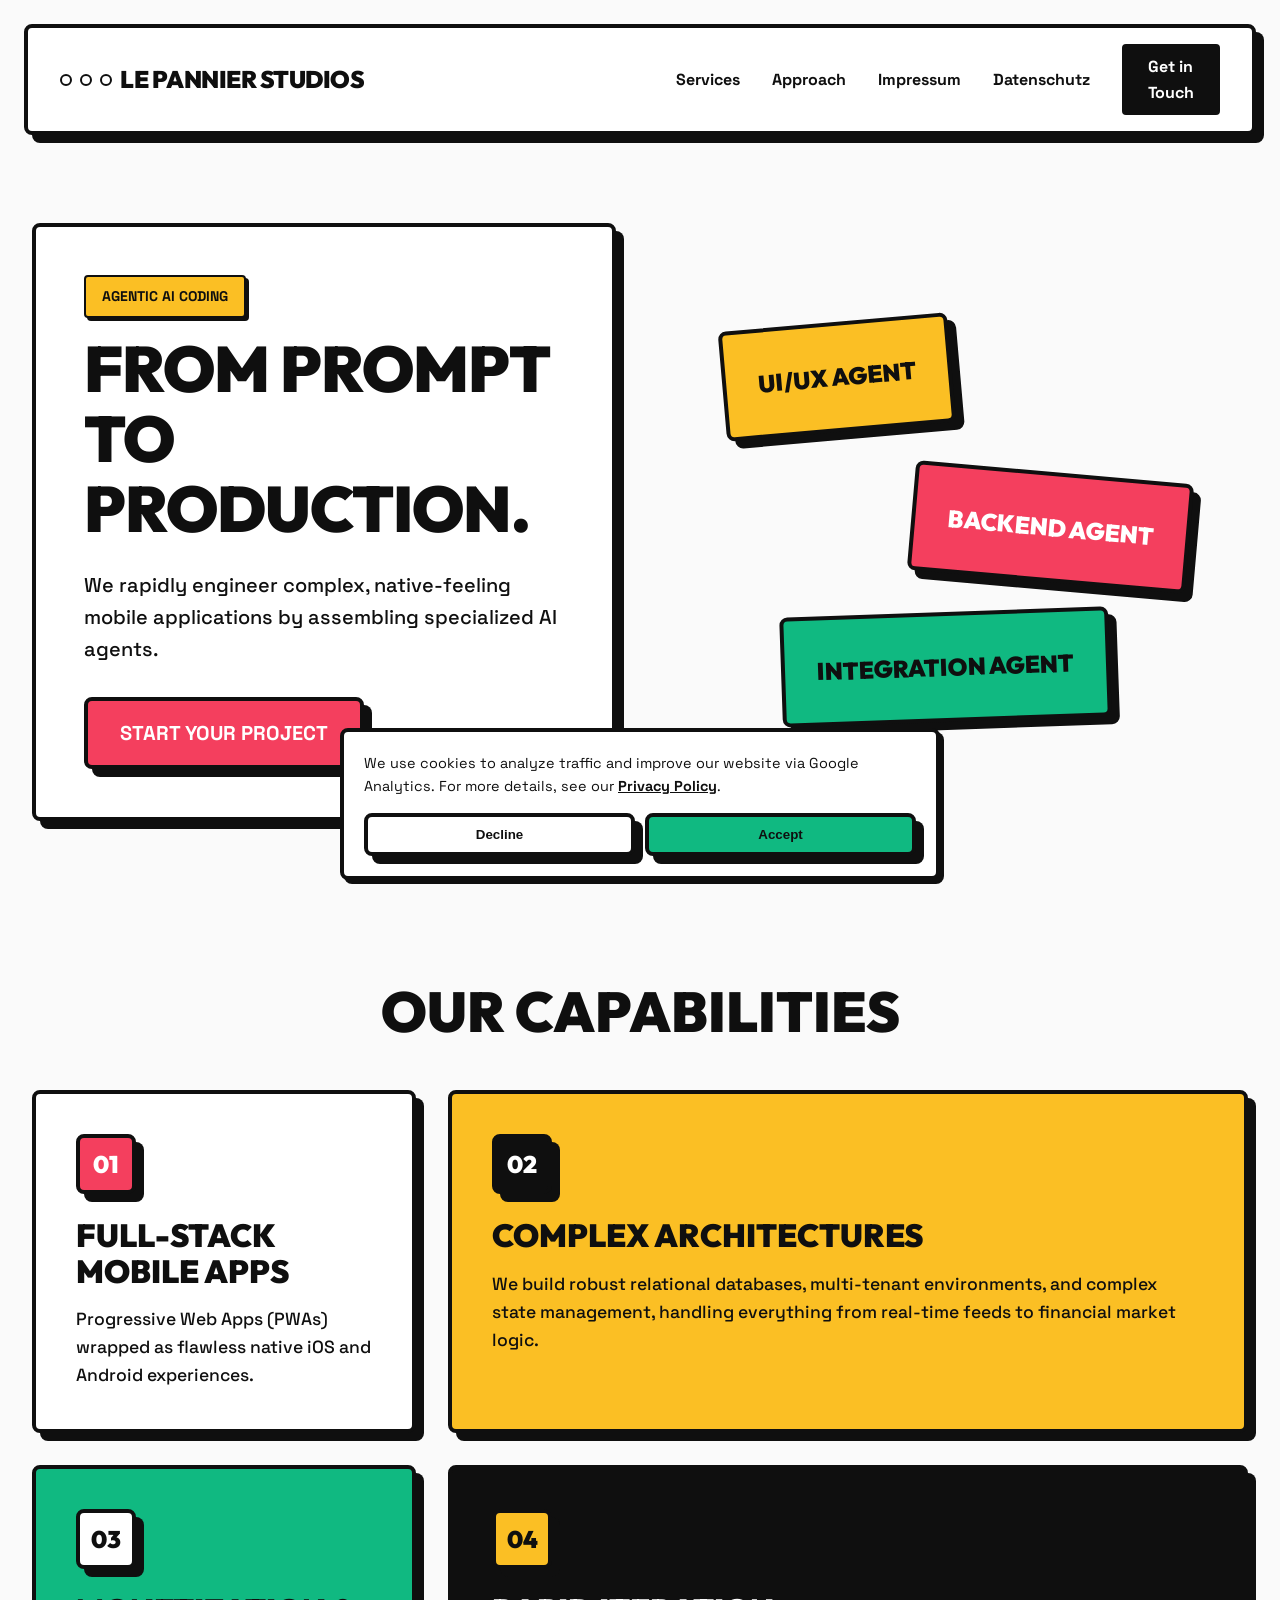
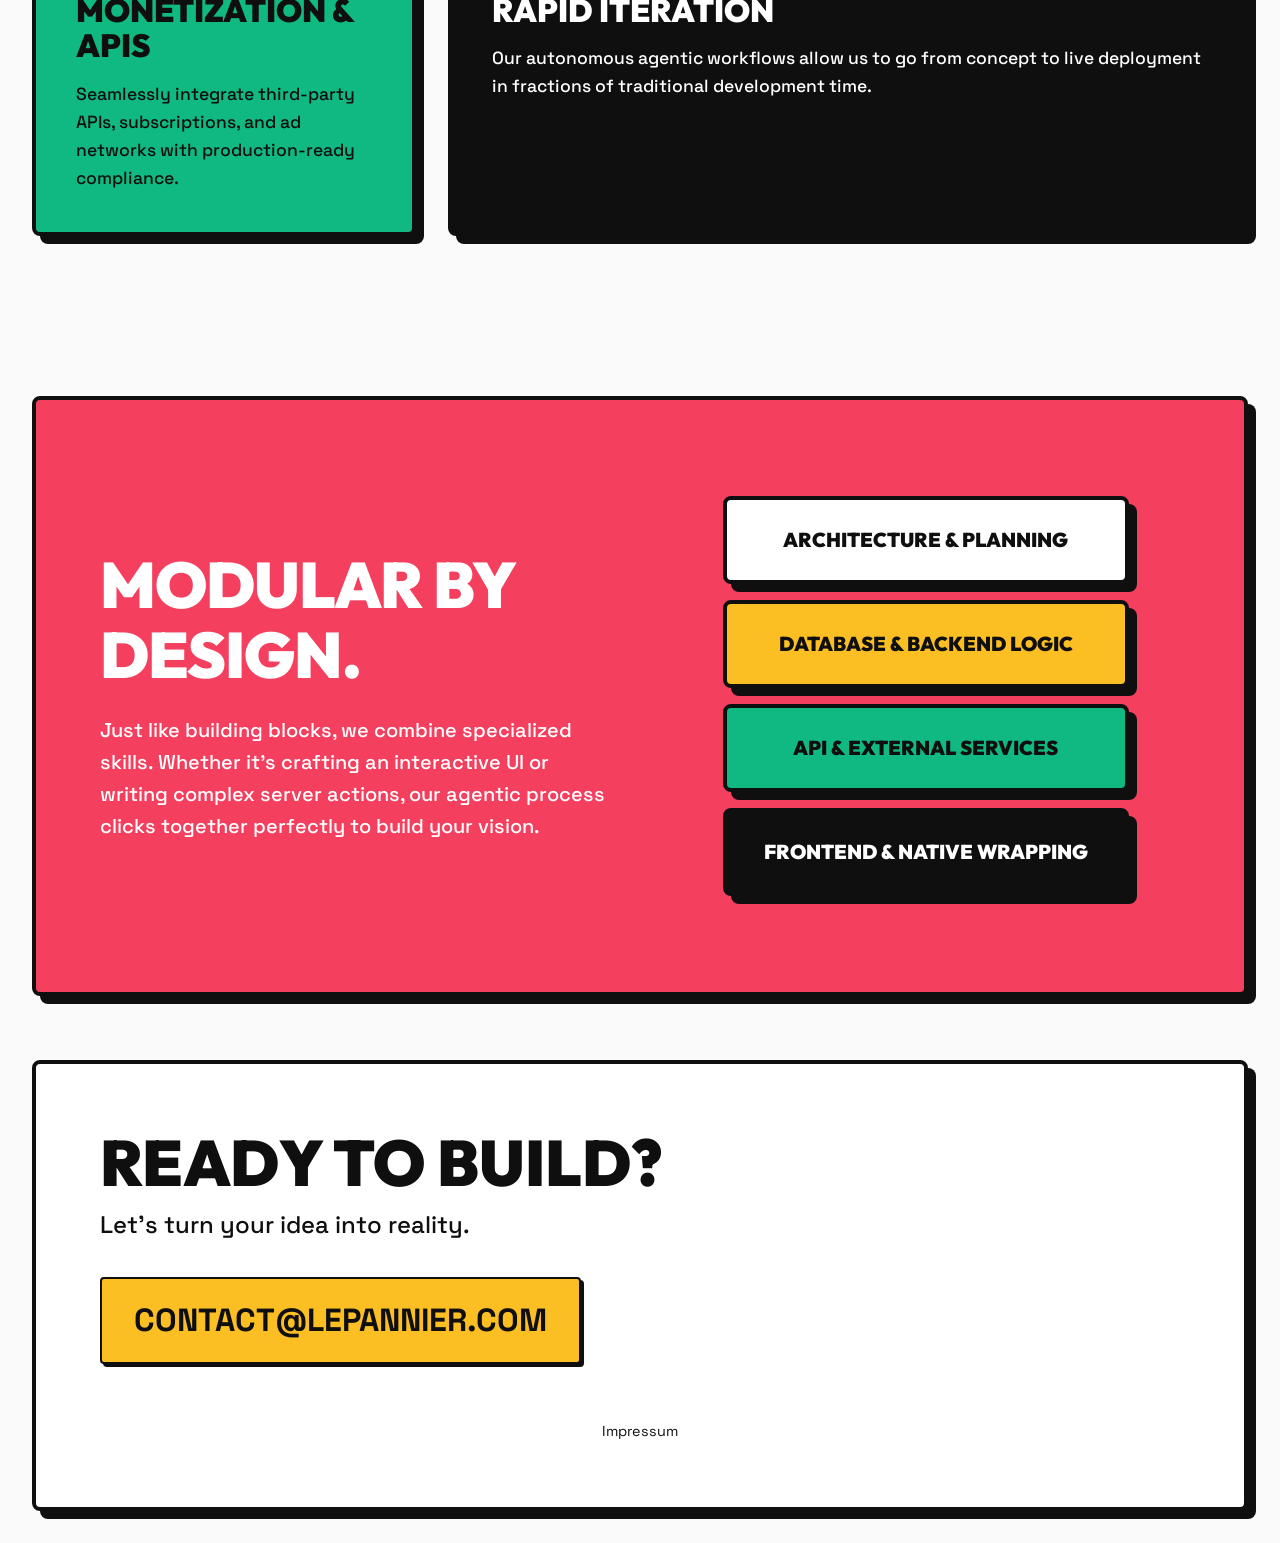
<file: index.html>
<!DOCTYPE html>
<html lang="en">
<head>
    <meta charset="UTF-8">
    <meta name="viewport" content="width=device-width, initial-scale=1.0">
    <meta name="description" content="Le Pannier Studios - Rapid mobile app engineering through Agentic AI.">
    <title>Le Pannier Studios | Agentic AI App Development</title>
    <link rel="canonical" href="https://www.lepannier.com/" />
    <meta property="og:type" content="website">
    <meta property="og:url" content="https://www.lepannier.com/">
    <meta property="og:title" content="Le Pannier Studios | Agentic AI App Development">
    <meta property="og:description" content="We specialize in rapid mobile app engineering using agentic AI. Powerful apps built fast.">
    <meta property="og:image" content="https://www.lepannier.com/og-image.png">
    <meta name="twitter:card" content="summary_large_image">
    <meta name="twitter:domain" content="lepannier.com">
    <meta name="twitter:url" content="https://www.lepannier.com/">
    <meta name="twitter:title" content="Le Pannier Studios | Agentic AI App Development">
    <meta name="twitter:description" content="We specialize in rapid mobile app engineering using agentic AI. Powerful apps built fast.">
    <meta name="twitter:image" content="https://www.lepannier.com/og-image.png">

    <script type="application/ld+json">
    {
      "@context": "https://schema.org",
      "@type": "Organization",
      "name": "Le Pannier Studios",
      "url": "https://www.lepannier.com/",
      "logo": "https://www.lepannier.com/favicon.svg",
      "description": "Agentic AI App Development and rapid mobile app engineering.",
      "email": "contact@lepannier.com",
      "address": {
        "@type": "PostalAddress",
        "streetAddress": "Beethovenstraße 17",
        "addressLocality": "Bonn",
        "postalCode": "53115",
        "addressCountry": "DE"
      }
    }
    </script>
    <link rel="preconnect" href="https://fonts.googleapis.com">
    <link rel="preconnect" href="https://fonts.gstatic.com" crossorigin>
    <link rel="stylesheet" href="style.css">
    <link href="https://fonts.googleapis.com/css2?family=Outfit:wght@400;700;900&family=Space+Grotesk:wght@500;700&display=swap" rel="stylesheet">
    <link rel="icon" type="image/svg+xml" href="favicon.svg">
</head>
<body>
    <nav class="navbar block-border">
        <div class="nav-header">
            <div class="logo">
                <span class="dot rose"></span>
                <span class="dot yellow"></span>
                <span class="dot green"></span>
                <h1>Le Pannier Studios</h1>
            </div>
            <button class="burger-menu" aria-label="Toggle navigation" aria-expanded="false">
                <span></span>
                <span></span>
                <span></span>
            </button>
        </div>
        <ul class="nav-links">
            <li><a href="#services">Services</a></li>
            <li><a href="#approach">Approach</a></li>
            <li><a href="/impressum/">Impressum</a></li>
            <li><a href="/datenschutz/">Datenschutz</a></li>
            <li><a href="#contact" class="btn btn-primary">Get in Touch</a></li>
        </ul>
    </nav>

    <main>
        <section class="hero">
            <div class="hero-content reveal block-border bg-white">
                <div class="tag badge-yellow">Agentic AI Coding</div>
                <h2 class="bold-title">FROM PROMPT<br>TO PRODUCTION.</h2>
                <p class="hero-subtitle">We rapidly engineer complex, native-feeling mobile applications by assembling specialized AI agents.</p>
                <a href="#contact" class="btn btn-large bg-rose text-white block-border hover-lift">Start Your Project</a>
            </div>
            <div class="hero-visuals reveal">
                <div class="lego-block bg-yellow block-border floating-1">UI/UX Agent</div>
                <div class="lego-block bg-rose block-border floating-2 text-white">Backend Agent</div>
                <div class="lego-block bg-green block-border floating-3">Integration Agent</div>
            </div>
        </section>

        <section id="services" class="services-section">
            <h2 class="section-title text-center reveal">OUR CAPABILITIES</h2>
            <div class="bento-grid">
                <div class="bento-item bg-white block-border hover-push reveal">
                    <div class="icon-box bg-rose text-white block-border">01</div>
                    <h3>Full-Stack Mobile Apps</h3>
                    <p>Progressive Web Apps (PWAs) wrapped as flawless native iOS and Android experiences.</p>
                </div>
                <div class="bento-item bg-yellow block-border hover-push span-2 reveal" style="transition-delay: 100ms;">
                    <div class="icon-box bg-black text-white block-border">02</div>
                    <h3>Complex Architectures</h3>
                    <p>We build robust relational databases, multi-tenant environments, and complex state management, handling everything from real-time feeds to financial market logic.</p>
                </div>
                <div class="bento-item bg-green block-border hover-push reveal" style="transition-delay: 200ms;">
                    <div class="icon-box bg-white text-black block-border">03</div>
                    <h3>Monetization & APIs</h3>
                    <p>Seamlessly integrate third-party APIs, subscriptions, and ad networks with production-ready compliance.</p>
                </div>
                <div class="bento-item bg-black text-white block-border hover-push span-2 reveal" style="transition-delay: 300ms;">
                    <div class="icon-box bg-yellow text-black block-border">04</div>
                    <h3>Rapid Iteration</h3>
                    <p>Our autonomous agentic workflows allow us to go from concept to live deployment in fractions of traditional development time.</p>
                </div>
            </div>
        </section>

        <section id="approach" class="approach-section block-border bg-rose text-white">
            <div class="approach-content reveal">
                <h2 class="bold-title">MODULAR BY DESIGN.</h2>
                <p class="large-text">Just like building blocks, we combine specialized skills. Whether it's crafting an interactive UI or writing complex server actions, our agentic process clicks together perfectly to build your vision.</p>
            </div>
            <div class="lego-stack reveal" style="transition-delay: 200ms;">
                <div class="stack-block bg-white text-black block-border">Architecture & Planning</div>
                <div class="stack-block bg-yellow text-black block-border">Database & Backend logic</div>
                <div class="stack-block bg-green text-black block-border">API & External Services</div>
                <div class="stack-block bg-black text-white block-border">Frontend & Native Wrapping</div>
            </div>
        </section>
    </main>

    <footer id="contact" class="footer block-border bg-white">
        <div class="footer-grid" style="grid-template-columns: 1fr;">
            <div class="contact-info reveal">
                <h2>Ready to Build?</h2>
                <p>Let's turn your idea into reality.</p>
                <a href="mailto:contact@lepannier.com" class="email-link badge-yellow block-border">contact@lepannier.com</a>
            </div>
        </div>
        <div style="text-align: center; margin-top: 40px; font-family: 'Space Grotesk', sans-serif; font-size: 0.9rem;">
            <a href="/impressum/" style="color: var(--black); text-decoration: none;">Impressum</a>
        </div>
    </footer>

    <script src="script.js"></script>
</body>
</html>
</file>
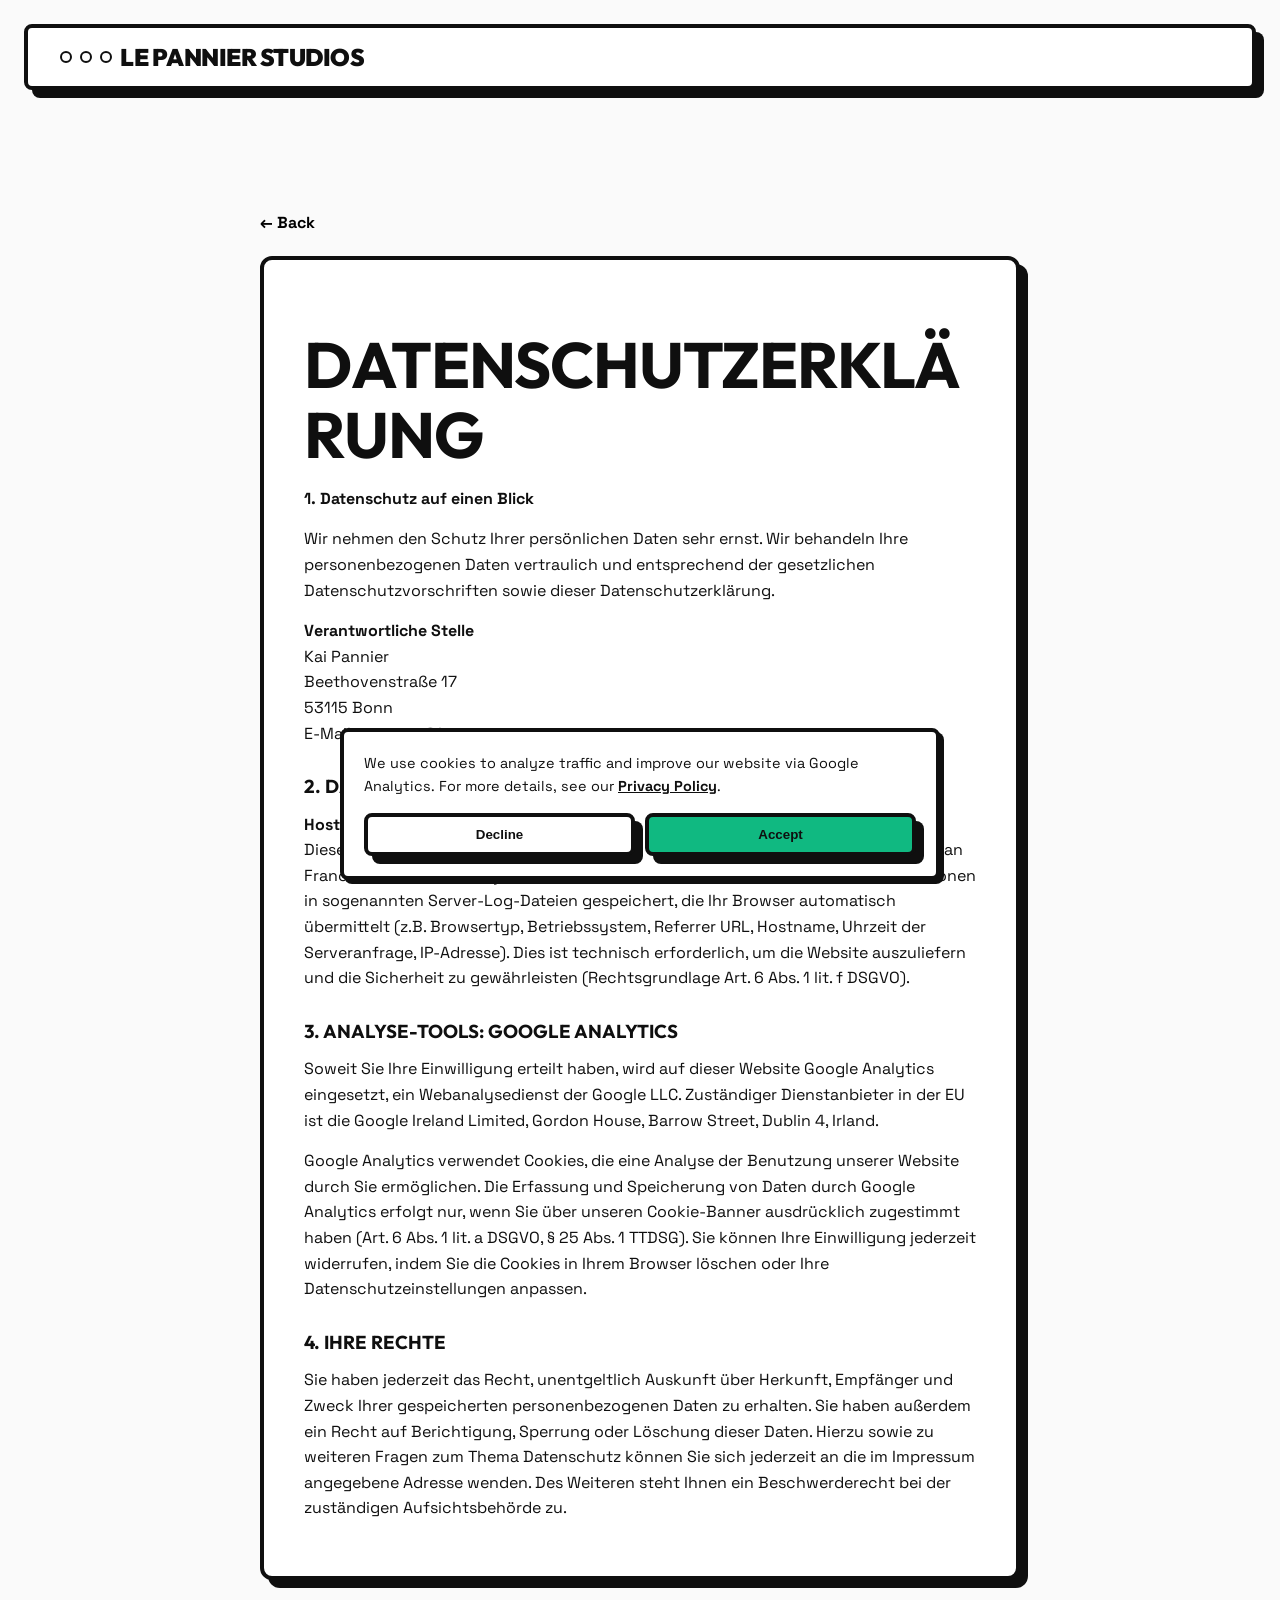
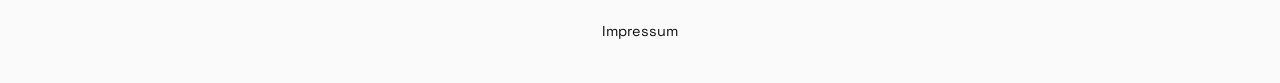
<file: datenschutz/index.html>
<!DOCTYPE html>
<html lang="en">
<head>
    <meta charset="UTF-8">
    <meta name="viewport" content="width=device-width, initial-scale=1.0">
    <meta name="description" content="Datenschutzerklärung - Privacy Policy for Le Pannier Studios.">
    <title>Datenschutzerklärung | Le Pannier Studios</title>
    
    <!-- SEO Meta Tags -->
    <link rel="canonical" href="https://www.lepannier.com/datenschutz/" />
    <meta property="og:title" content="Datenschutzerklärung | Le Pannier Studios">
    <meta property="og:description" content="Privacy Policy for Le Pannier Studios.">
    <meta property="og:url" content="https://www.lepannier.com/datenschutz/">
    <meta property="og:type" content="website">

    <link rel="preconnect" href="https://fonts.googleapis.com">
    <link rel="preconnect" href="https://fonts.gstatic.com" crossorigin>
    <link rel="stylesheet" href="/style.css">
    <link href="https://fonts.googleapis.com/css2?family=Outfit:wght@400;700;900&family=Space+Grotesk:wght@500;700&display=swap" rel="stylesheet">
    <link rel="icon" type="image/svg+xml" href="/favicon.svg">
    <style>
        .datenschutz-page {
            max-width: 800px;
            margin: 120px auto 40px;
            padding: 0 20px;
        }
        .datenschutz-content {
            padding: 40px;
            border-radius: 12px;
        }
        .datenschutz-content h2, .datenschutz-content h3 {
            margin-top: 30px;
            margin-bottom: 15px;
            font-family: 'Outfit', sans-serif;
            font-weight: 700;
        }
        .datenschutz-content p {
            margin-bottom: 15px;
            line-height: 1.6;
        }
        .datenschutz-content a {
            color: #000;
            text-decoration: underline;
        }
        .back-link {
            display: inline-block;
            margin-bottom: 20px;
            font-family: 'Space Grotesk', sans-serif;
            font-weight: 700;
            color: #000;
            text-decoration: none;
            transition: transform 0.2s;
        }
        .back-link:hover {
            transform: translateX(-5px);
        }
        @media (max-width: 768px) {
            .datenschutz-content {
                padding: 20px;
            }
        }
    </style>
</head>
<body>
    <nav class="navbar block-border">
        <div class="nav-header">
            <button class="burger-menu" aria-label="Toggle navigation" aria-expanded="false">
                <span></span>
                <span></span>
                <span></span>
            </button>
            <div class="logo">
                <span class="dot rose"></span>
                <span class="dot yellow"></span>
                <span class="dot green"></span>
                <h1><a href="/">Le Pannier Studios</a></h1>
            </div>
        </div>
    </nav>

    <main class="datenschutz-page">
        <a href="/" class="back-link">← Back</a>
        <div class="datenschutz-content block-border bg-white">
            <h2 class="bold-title text-black">Datenschutzerklärung</h2>
            <p><strong>1. Datenschutz auf einen Blick</strong></p>
            <p>Wir nehmen den Schutz Ihrer persönlichen Daten sehr ernst. Wir behandeln Ihre personenbezogenen Daten vertraulich und entsprechend der gesetzlichen Datenschutzvorschriften sowie dieser Datenschutzerklärung.</p>
            <p><strong>Verantwortliche Stelle</strong><br>
            Kai Pannier<br>
            Beethovenstraße 17<br>
            53115 Bonn<br>
            E-Mail: contact@lepannier.com
            </p>

            <h3>2. Datenerfassung auf unserer Website</h3>
            <p><strong>Hosting und Server-Log-Dateien</strong><br>
            Diese Website wird über GitHub Pages gehostet (GitHub Inc., 88 Colin P Kelly Jr St, San Francisco, CA 94107, USA). Beim Besuch der Website werden automatisch Informationen in sogenannten Server-Log-Dateien gespeichert, die Ihr Browser automatisch übermittelt (z.B. Browsertyp, Betriebssystem, Referrer URL, Hostname, Uhrzeit der Serveranfrage, IP-Adresse). Dies ist technisch erforderlich, um die Website auszuliefern und die Sicherheit zu gewährleisten (Rechtsgrundlage Art. 6 Abs. 1 lit. f DSGVO).
            </p>
            
            <h3>3. Analyse-Tools: Google Analytics</h3>
            <p>Soweit Sie Ihre Einwilligung erteilt haben, wird auf dieser Website Google Analytics eingesetzt, ein Webanalysedienst der Google LLC. Zuständiger Dienstanbieter in der EU ist die Google Ireland Limited, Gordon House, Barrow Street, Dublin 4, Irland.</p>
            <p>Google Analytics verwendet Cookies, die eine Analyse der Benutzung unserer Website durch Sie ermöglichen. Die Erfassung und Speicherung von Daten durch Google Analytics erfolgt nur, wenn Sie über unseren Cookie-Banner ausdrücklich zugestimmt haben (Art. 6 Abs. 1 lit. a DSGVO, § 25 Abs. 1 TTDSG). Sie können Ihre Einwilligung jederzeit widerrufen, indem Sie die Cookies in Ihrem Browser löschen oder Ihre Datenschutzeinstellungen anpassen.</p>
            
            <h3>4. Ihre Rechte</h3>
            <p>Sie haben jederzeit das Recht, unentgeltlich Auskunft über Herkunft, Empfänger und Zweck Ihrer gespeicherten personenbezogenen Daten zu erhalten. Sie haben außerdem ein Recht auf Berichtigung, Sperrung oder Löschung dieser Daten. Hierzu sowie zu weiteren Fragen zum Thema Datenschutz können Sie sich jederzeit an die im Impressum angegebene Adresse wenden. Des Weiteren steht Ihnen ein Beschwerderecht bei der zuständigen Aufsichtsbehörde zu.</p>
        </div>
    </main>

    <div style="text-align: center; margin-top: 40px; margin-bottom: 40px; font-family: 'Space Grotesk', sans-serif; font-size: 0.9rem;">
        <a href="/impressum/" style="color: var(--black); text-decoration: none;">Impressum</a>
    </div>

    <script src="/script.js"></script>
</body>
</html>
</file>
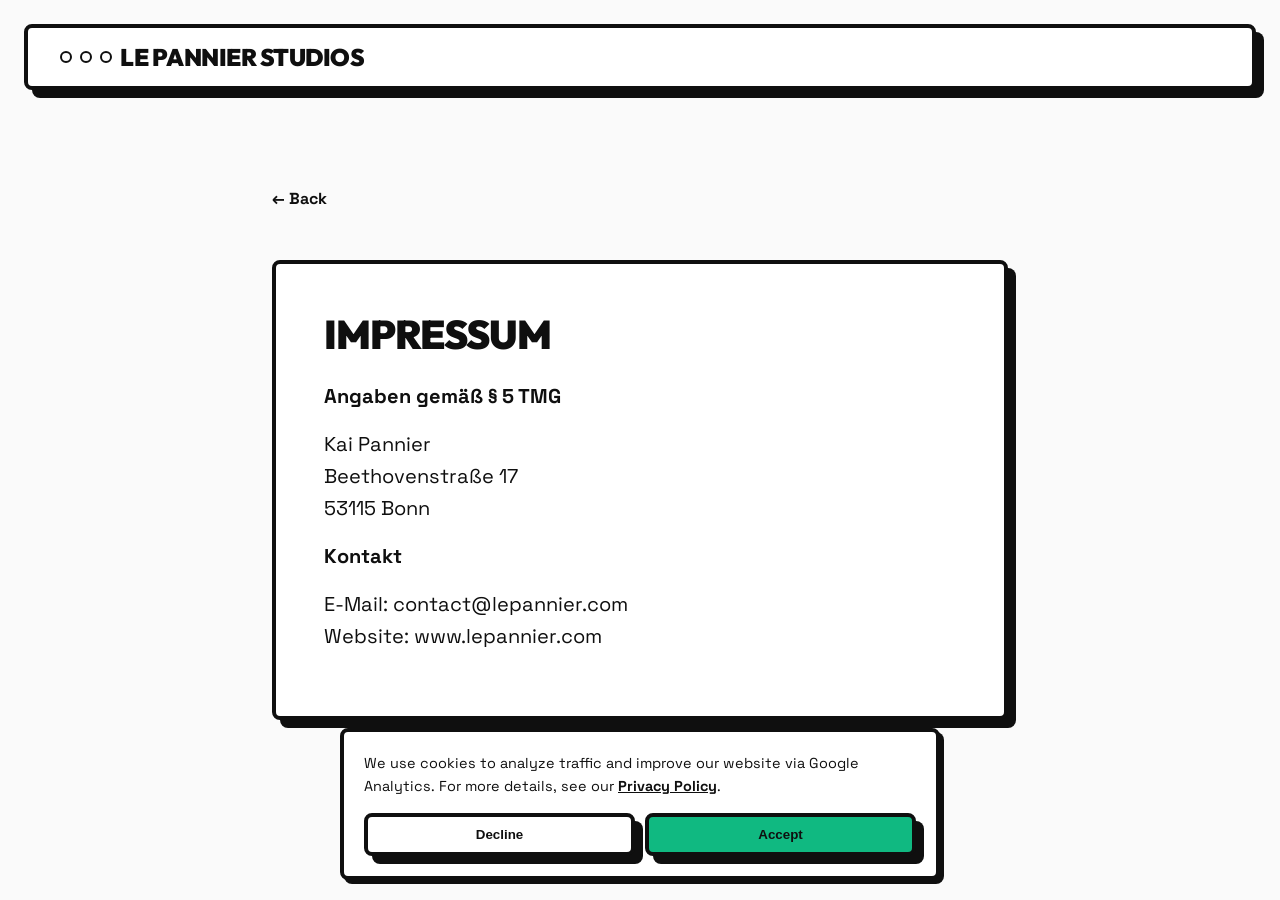
<file: impressum/index.html>
<!DOCTYPE html>
<html lang="en">
<head>
    <meta charset="UTF-8">
    <meta name="viewport" content="width=device-width, initial-scale=1.0">
    <meta name="description" content="Impressum - Le Pannier Studios">
    <title>Impressum | Le Pannier Studios</title>
    
    <!-- SEO Meta Tags -->
    <link rel="canonical" href="https://www.lepannier.com/impressum/" />
    <meta property="og:title" content="Impressum | Le Pannier Studios">
    <meta property="og:description" content="Impressum - Le Pannier Studios">
    <meta property="og:url" content="https://www.lepannier.com/impressum/">
    <meta property="og:type" content="website">

    <link rel="preconnect" href="https://fonts.googleapis.com">
    <link rel="preconnect" href="https://fonts.gstatic.com" crossorigin>
    <link rel="stylesheet" href="/style.css">
    <link href="https://fonts.googleapis.com/css2?family=Outfit:wght@400;700;900&family=Space+Grotesk:wght@500;700&display=swap" rel="stylesheet">
    <link rel="icon" type="image/svg+xml" href="/favicon.svg">
    <style>
        .impressum-page {
            max-width: 800px;
            margin: 4rem auto;
            padding: 2rem;
        }
        .impressum-content {
            padding: 3rem;
            margin-top: 2rem;
        }
        .impressum-content h2 {
            font-size: 2.5rem;
            margin-bottom: 1.5rem;
        }
        .impressum-content p {
            font-size: 1.25rem;
            margin-bottom: 1rem;
        }
        .back-link {
            display: inline-block;
            margin-bottom: 1rem;
            font-weight: 700;
        }
        .back-link:hover {
            color: var(--rose);
            text-decoration: underline;
        }
        @media (max-width: 768px) {
            .impressum-page {
                margin: 1rem 0.5rem;
                padding: 0;
            }
            .impressum-content {
                padding: 1.25rem;
            }
            .impressum-content h2 {
                font-size: 1.4rem;
            }
            .impressum-content p {
                font-size: 0.95rem;
            }
        }
    </style>
</head>
<body>
    <nav class="navbar block-border">
        <div class="nav-header">
            <div class="logo">
                <span class="dot rose"></span>
                <span class="dot yellow"></span>
                <span class="dot green"></span>
                <h1><a href="/">Le Pannier Studios</a></h1>
            </div>
        </div>
    </nav>

    <main class="impressum-page">
        <a href="/" class="back-link">← Back</a>
        <div class="impressum-content block-border bg-white">
            <h2 class="bold-title text-black">Impressum</h2>
            <p><strong>Angaben gemäß § 5 TMG</strong></p>
            <p>Kai Pannier<br>
            Beethovenstraße 17<br>
            53115 Bonn</p>
            
            <p><strong>Kontakt</strong></p>
            <p>E-Mail: contact@lepannier.com<br>
            Website: www.lepannier.com</p>
        </div>
    </main>
    <div style="text-align: center; margin-top: 40px; margin-bottom: 40px; font-family: 'Space Grotesk', sans-serif; font-size: 0.9rem;">
        <a href="/impressum/" style="color: var(--black); text-decoration: none;">Impressum</a>
    </div>
    <script src="/script.js"></script>
</body>
</html>
</file>
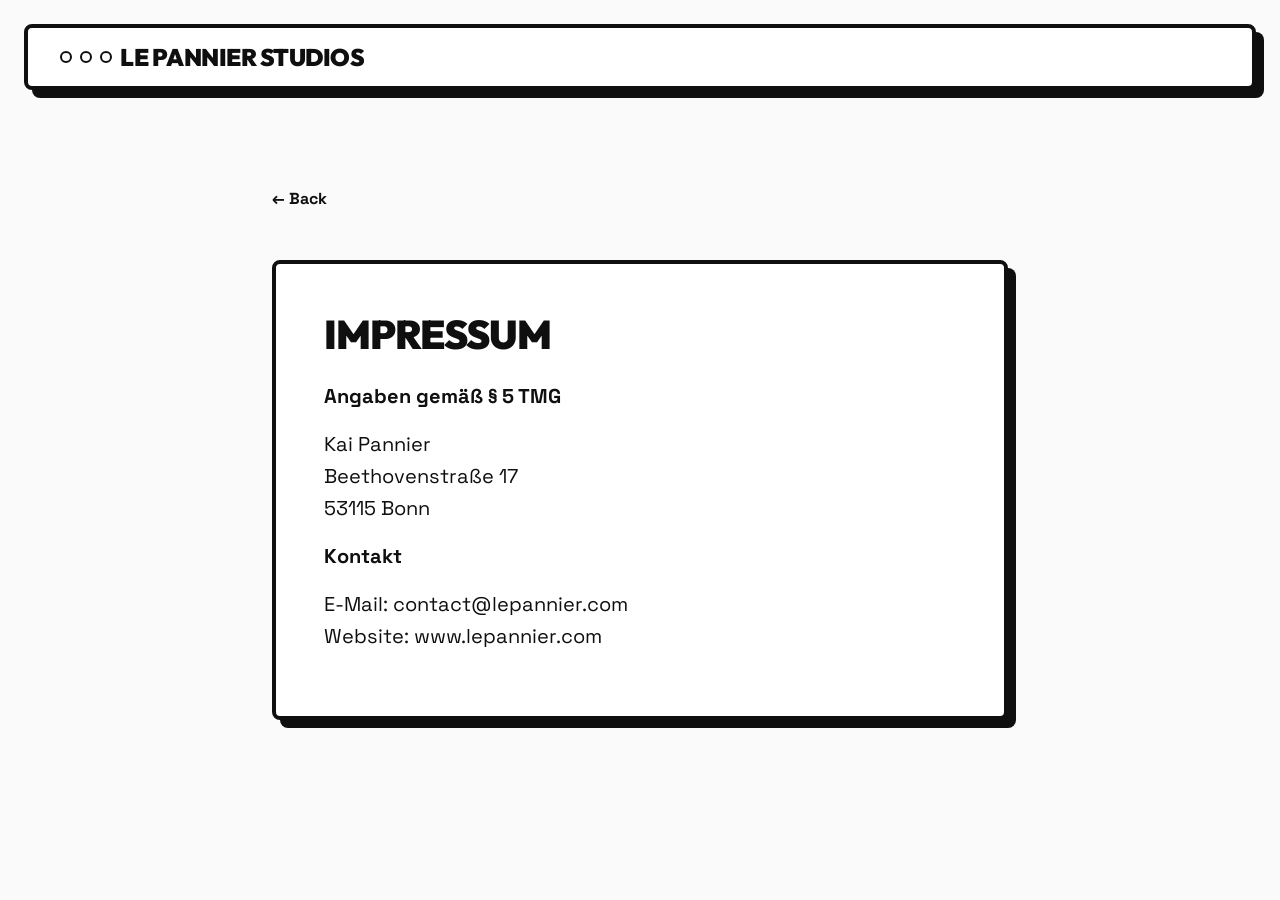
<file: impressum.html>
<!DOCTYPE html>
<html lang="en">
<head>
    <meta charset="UTF-8">
    <meta name="viewport" content="width=device-width, initial-scale=1.0">
    <meta name="description" content="Impressum - Le Pannier Studios">
    <title>Impressum | Le Pannier Studios</title>
    
    <!-- SEO Meta Tags -->
    <link rel="canonical" href="https://www.lepannier.com/impressum.html" />
    <meta property="og:title" content="Impressum | Le Pannier Studios">
    <meta property="og:description" content="Impressum - Le Pannier Studios">
    <meta property="og:url" content="https://www.lepannier.com/impressum.html">
    <meta property="og:type" content="website">

    <link rel="stylesheet" href="style.css">
    <link href="https://fonts.googleapis.com/css2?family=Outfit:wght@400;700;900&family=Space+Grotesk:wght@500;700&display=swap" rel="stylesheet">
    <link rel="icon" type="image/svg+xml" href="favicon.svg">
    <style>
        .impressum-page {
            max-width: 800px;
            margin: 4rem auto;
            padding: 2rem;
        }
        .impressum-content {
            padding: 3rem;
            margin-top: 2rem;
        }
        .impressum-content h2 {
            font-size: 2.5rem;
            margin-bottom: 1.5rem;
        }
        .impressum-content p {
            font-size: 1.25rem;
            margin-bottom: 1rem;
        }
        .back-link {
            display: inline-block;
            margin-bottom: 1rem;
            font-weight: 700;
        }
        .back-link:hover {
            color: var(--rose);
            text-decoration: underline;
        }
        @media (max-width: 768px) {
            .impressum-page {
                margin: 1rem 0.5rem;
                padding: 0;
            }
            .impressum-content {
                padding: 1.25rem;
            }
            .impressum-content h2 {
                font-size: 1.4rem;
            }
            .impressum-content p {
                font-size: 0.95rem;
            }
        }
    </style>
    <!-- Google tag (gtag.js) -->
    <script async src="https://www.googletagmanager.com/gtag/js?id=G-YSJEDDSZLC"></script>
    <script>
      window.dataLayer = window.dataLayer || [];
      function gtag(){dataLayer.push(arguments);}
      gtag('js', new Date());
    
      gtag('config', 'G-YSJEDDSZLC');
    </script>
</head>
<body>
    <nav class="navbar block-border">
        <div class="nav-header">
            <div class="logo">
                <span class="dot rose"></span>
                <span class="dot yellow"></span>
                <span class="dot green"></span>
                <h1><a href="index.html">Le Pannier Studios</a></h1>
            </div>
        </div>
    </nav>

    <main class="impressum-page">
        <a href="index.html" class="back-link">← Back</a>
        <div class="impressum-content block-border bg-white">
            <h2 class="bold-title text-black">Impressum</h2>
            <p><strong>Angaben gemäß § 5 TMG</strong></p>
            <p>Kai Pannier<br>
            Beethovenstraße 17<br>
            53115 Bonn</p>
            
            <p><strong>Kontakt</strong></p>
            <p>E-Mail: contact@lepannier.com<br>
            Website: www.lepannier.com</p>
        </div>
    </main>
</body>
</html>
</file>
<file: style.css>
:root {
    --bg-white: #fafafa;
    --white: #ffffff;
    --black: #0f0f0f;
    --rose: #F43F5E;
    --green: #10B981;
    --yellow: #FBBF24;
    --border-width: 4px;
    --shadow-offset: 8px;
    --transition: all 0.2s cubic-bezier(0.25, 1, 0.5, 1);
}

*,
*::before,
*::after {
    margin: 0;
    padding: 0;
    box-sizing: border-box;
}

html {
    overflow-x: hidden;
    width: 100%;
}

body {
    font-family: 'Space Grotesk', sans-serif;
    background-color: var(--bg-white);
    color: var(--black);
    line-height: 1.6;
    overflow-x: hidden;
    width: 100%;
    min-height: 100vh;
}

h1, h2, h3, .bold-title {
    font-family: 'Outfit', sans-serif;
    text-transform: uppercase;
    font-weight: 900;
    line-height: 1.1;
    overflow-wrap: break-word;
    word-break: break-word;
}

a {
    text-decoration: none;
    color: inherit;
}

/* Utilities */
.block-border {
    border: var(--border-width) solid var(--black);
    box-shadow: var(--shadow-offset) var(--shadow-offset) 0 var(--black);
    border-radius: 8px;
}

.bg-white { background-color: var(--white); }
.bg-black { background-color: var(--black); }
.bg-rose { background-color: var(--rose); }
.bg-green { background-color: var(--green); }
.bg-yellow { background-color: var(--yellow); }

.text-white { color: var(--white); }
.text-black { color: var(--black); }

.text-center { text-align: center; }

.badge-yellow {
    display: inline-block;
    background-color: var(--yellow);
    color: var(--black);
    font-weight: 700;
    padding: 0.5rem 1rem;
    border: 2px solid var(--black);
    border-radius: 4px;
    text-transform: uppercase;
    font-size: 0.875rem;
    margin-bottom: 1rem;
    box-shadow: 3px 3px 0 var(--black);
}

.btn {
    display: inline-block;
    font-weight: 700;
    cursor: pointer;
    transition: var(--transition);
}

.btn-primary {
    background-color: var(--black);
    color: var(--white);
    padding: 0.5rem 1.5rem;
    border: 2px solid var(--black);
    border-radius: 4px;
}

.btn-primary:hover {
    background-color: var(--rose);
    color: var(--white);
    transform: translate(-2px, -2px);
    box-shadow: 4px 4px 0 var(--black);
}

.btn-large {
    font-size: 1.25rem;
    padding: 1rem 2rem;
    margin-top: 2rem;
    text-transform: uppercase;
}

.hover-lift:hover {
    transform: translate(-4px, -4px);
    box-shadow: calc(var(--shadow-offset) + 4px) calc(var(--shadow-offset) + 4px) 0 var(--black);
}

.hover-push:hover {
    transform: translate(2px, 2px);
    box-shadow: calc(var(--shadow-offset) - 2px) calc(var(--shadow-offset) - 2px) 0 var(--black);
}

/* Navbar */
.navbar {
    display: flex;
    justify-content: space-between;
    align-items: center;
    padding: 1rem 2rem;
    margin: 1.5rem;
    background-color: var(--white);
    position: sticky;
    top: 1.5rem;
    z-index: 100;
}

.nav-header {
    display: flex;
    justify-content: space-between;
    align-items: center;
    width: 100%;
}

.burger-menu {
    display: none;
    flex-direction: column;
    justify-content: space-around;
    width: 30px;
    height: 24px;
    background: transparent;
    border: none;
    cursor: pointer;
    padding: 0;
    z-index: 101;
}

.burger-menu span {
    width: 100%;
    height: 3px;
    background: var(--black);
    border-radius: 4px;
    transition: var(--transition);
}

.burger-menu.active span:nth-child(1) {
    transform: translateY(10.5px) rotate(45deg);
}

.burger-menu.active span:nth-child(2) {
    opacity: 0;
}

.burger-menu.active span:nth-child(3) {
    transform: translateY(-10.5px) rotate(-45deg);
}

.logo {
    display: flex;
    align-items: center;
    gap: 0.5rem;
}

.logo h1 {
    font-size: 1.5rem;
    letter-spacing: -0.5px;
}

.dot {
    width: 12px;
    height: 12px;
    border-radius: 50%;
    border: 2px solid var(--black);
}

.nav-links {
    display: flex;
    list-style: none;
    gap: 2rem;
    align-items: center;
    font-weight: 700;
}

/* Hero Section */
.hero {
    display: grid;
    grid-template-columns: 1fr 1fr;
    gap: 3rem;
    padding: 4rem 2rem;
    max-width: 1400px;
    margin: 0 auto;
    align-items: center;
}

.hero-content {
    padding: 3rem;
}

.bold-title {
    font-size: clamp(1.8rem, 5vw, 5rem);
    margin-bottom: 1.5rem;
    letter-spacing: -1px;
}

.hero-subtitle {
    font-size: 1.25rem;
    font-weight: 500;
    max-width: 500px;
}

.hero-visuals {
    position: relative;
    height: 500px;
    display: flex;
    justify-content: center;
    align-items: center;
}

.lego-block {
    position: absolute;
    padding: 2rem;
    font-weight: 900;
    font-size: 1.5rem;
    font-family: 'Outfit', sans-serif;
    text-transform: uppercase;
    transition: var(--transition);
    cursor: grab;
}

.lego-block:active {
    cursor: grabbing;
}

.floating-1 {
    top: 10%;
    left: 10%;
    transform: rotate(-5deg);
    animation: float 6s ease-in-out infinite;
}

.floating-2 {
    top: 40%;
    right: 10%;
    transform: rotate(5deg);
    animation: float 5s ease-in-out infinite alternate;
}

.floating-3 {
    bottom: 10%;
    left: 20%;
    transform: rotate(-2deg);
    animation: float 7s ease-in-out infinite 1s;
}

@keyframes float {
    0% { transform: translateY(0) rotate(0deg); }
    50% { transform: translateY(-20px) rotate(2deg); }
    100% { transform: translateY(0) rotate(0deg); }
}

/* Services Bento Grid */
.services-section {
    padding: 6rem 2rem;
    max-width: 1400px;
    margin: 0 auto;
}

.section-title {
    font-size: 3.5rem;
    margin-bottom: 3rem;
}

.bento-grid {
    display: grid;
    grid-template-columns: repeat(3, 1fr);
    gap: 2rem;
}

.bento-item {
    padding: 2.5rem;
    position: relative;
    display: flex;
    flex-direction: column;
    justify-content: flex-start;
    transition: var(--transition);
}

.bento-item.span-2 {
    grid-column: span 2;
}

.icon-box {
    width: 60px;
    height: 60px;
    display: flex;
    align-items: center;
    justify-content: center;
    font-family: 'Outfit', sans-serif;
    font-weight: 900;
    font-size: 1.5rem;
    margin-bottom: 1.5rem;
}

.bento-item h3 {
    font-size: 2rem;
    margin-bottom: 1rem;
}

.bento-item p {
    font-size: 1.1rem;
    font-weight: 500;
}

/* Approach Section */
.approach-section {
    margin: 4rem 2rem;
    padding: 6rem 4rem;
    display: grid;
    grid-template-columns: 1fr 1fr;
    gap: 4rem;
    align-items: center;
}

.large-text {
    font-size: 1.25rem;
    font-weight: 500;
    margin-top: 1.5rem;
}

.lego-stack {
    display: flex;
    flex-direction: column;
    gap: 1rem;
    align-items: center;
}

.stack-block {
    padding: 1.5rem 2rem;
    font-weight: 900;
    font-family: 'Outfit', sans-serif;
    font-size: 1.25rem;
    width: 80%;
    text-align: center;
    text-transform: uppercase;
    transition: var(--transition);
}

.stack-block:hover {
    transform: scale(1.05) rotate(1deg);
}

/* Footer */
.footer {
    margin: 2rem;
    padding: 4rem;
}

.footer-grid {
    display: grid;
    grid-template-columns: 1fr;
    gap: 4rem;
}

.contact-info h2 {
    font-size: 4rem;
    margin-bottom: 0.5rem;
}

.contact-info p {
    font-size: 1.5rem;
    margin-bottom: 2rem;
    font-weight: 500;
}

.email-link {
    font-size: 2rem;
    display: inline-block;
    padding: 1rem 2rem;
    transition: var(--transition);
}

.email-link:hover {
    background-color: var(--rose);
    color: var(--white);
    transform: translate(-4px, -4px);
    box-shadow: 12px 12px 0 var(--black);
}

/* ================================
   TABLET
   ================================ */
@media (max-width: 1024px) {
    .hero {
        grid-template-columns: 1fr;
        text-align: center;
    }
    .hero-content {
        padding: 2rem;
    }
    .hero-visuals {
        height: 300px;
    }
    .bento-grid {
        grid-template-columns: 1fr;
    }
    .bento-item.span-2 {
        grid-column: span 1;
    }
    .approach-section {
        grid-template-columns: 1fr;
        padding: 3rem 2rem;
    }
    .stack-block {
        width: 100%;
    }
}

/* ================================
   MOBILE — completely reworked
   ================================ */
@media (max-width: 768px) {

    /* Kill all box-shadows on mobile to prevent overflow */
    .block-border {
        border: 3px solid var(--black);
        box-shadow: none;
        border-radius: 6px;
    }

    .badge-yellow {
        box-shadow: none;
        font-size: 0.75rem;
        padding: 0.35rem 0.65rem;
    }

    .hover-lift:hover,
    .hover-push:hover {
        transform: none;
        box-shadow: none;
    }

    /* Navbar */
    .navbar {
        flex-direction: column;
        gap: 0;
        margin: 0.5rem;
        padding: 0.75rem;
        top: 0.5rem;
    }
    .burger-menu {
        display: flex;
    }
    .nav-links {
        display: none;
        flex-direction: column;
        gap: 0.75rem;
        width: 100%;
        margin-top: 0.75rem;
        padding-top: 0.75rem;
        border-top: 2px solid var(--black);
        text-align: center;
    }
    .nav-links.active {
        display: flex;
    }
    .logo h1 {
        font-size: 1rem;
    }
    .dot {
        width: 8px;
        height: 8px;
    }

    /* Hero */
    .hero {
        padding: 1rem 0.5rem;
        gap: 1rem;
    }
    .hero-content {
        padding: 1rem;
    }
    .bold-title {
        font-size: 1.5rem;
    }
    .hero-subtitle {
        font-size: 0.9rem;
    }
    .btn-large {
        font-size: 0.9rem;
        padding: 0.65rem 1rem;
        margin-top: 1rem;
    }

    /* Hero visuals: stack vertically instead of absolute */
    .hero-visuals {
        position: static;
        height: auto;
        display: flex;
        flex-direction: column;
        gap: 0.5rem;
    }
    .lego-block {
        position: static;
        padding: 0.75rem 1rem;
        font-size: 0.85rem;
        transform: none;
        width: 100%;
        text-align: center;
        animation: none !important;
    }

    /* Services */
    .services-section {
        padding: 2rem 0.5rem;
    }
    .section-title {
        font-size: 1.4rem;
        margin-bottom: 1rem;
    }
    .bento-grid {
        gap: 0.75rem;
    }
    .bento-item {
        padding: 1rem;
    }
    .bento-item h3 {
        font-size: 1.1rem;
    }
    .bento-item p {
        font-size: 0.85rem;
    }
    .icon-box {
        width: 40px;
        height: 40px;
        font-size: 1rem;
        margin-bottom: 0.75rem;
    }

    /* Approach */
    .approach-section {
        margin: 1rem 0.5rem;
        padding: 1.25rem 1rem;
        gap: 1.25rem;
    }
    .large-text {
        font-size: 0.9rem;
    }
    .stack-block {
        padding: 0.6rem 0.75rem;
        font-size: 0.8rem;
    }

    /* Footer */
    .footer {
        margin: 0.5rem;
        padding: 1.25rem 1rem;
    }
    .contact-info h2 {
        font-size: 1.4rem;
    }
    .contact-info p {
        font-size: 1rem;
        margin-bottom: 0.75rem;
    }
    .email-link {
        font-size: 0.85rem;
        padding: 0.5rem 0.65rem;
        word-break: break-all;
    }
    .email-link:hover {
        transform: none;
        box-shadow: none;
    }
}

/* Scroll Reveal Animations */
.reveal {
    opacity: 0;
    transform: translateY(30px);
    transition: all 0.8s cubic-bezier(0.5, 0, 0, 1);
}

.reveal.active {
    opacity: 1;
    transform: translateY(0);
}

/* Cookie Banner */
.cookie-banner {
    position: fixed;
    bottom: 20px;
    left: 20px;
    right: 20px;
    max-width: 600px;
    margin: 0 auto;
    background-color: var(--white);
    z-index: 1000;
    padding: 20px;
    display: flex;
    flex-direction: column;
    gap: 15px;
    box-shadow: 4px 4px 0px var(--black);
    transform: translateY(150%);
    transition: transform 0.4s ease-in-out;
}
.cookie-banner.show {
    transform: translateY(0);
}
.cookie-banner p {
    font-size: 0.9rem;
    margin: 0;
}
.cookie-banner a {
    font-weight: bold;
    color: var(--black);
    text-decoration: underline;
}
.cookie-actions {
    display: flex;
    gap: 10px;
}
.cookie-actions button {
    flex: 1;
    padding: 10px;
    font-family: \"Space Grotesk\", sans-serif;
    font-weight: 700;
    cursor: pointer;
}
.btn-accept {
    background-color: var(--green);
    color: var(--black);
}
.btn-decline {
    background-color: var(--white);
    color: var(--black);
}
</file>
